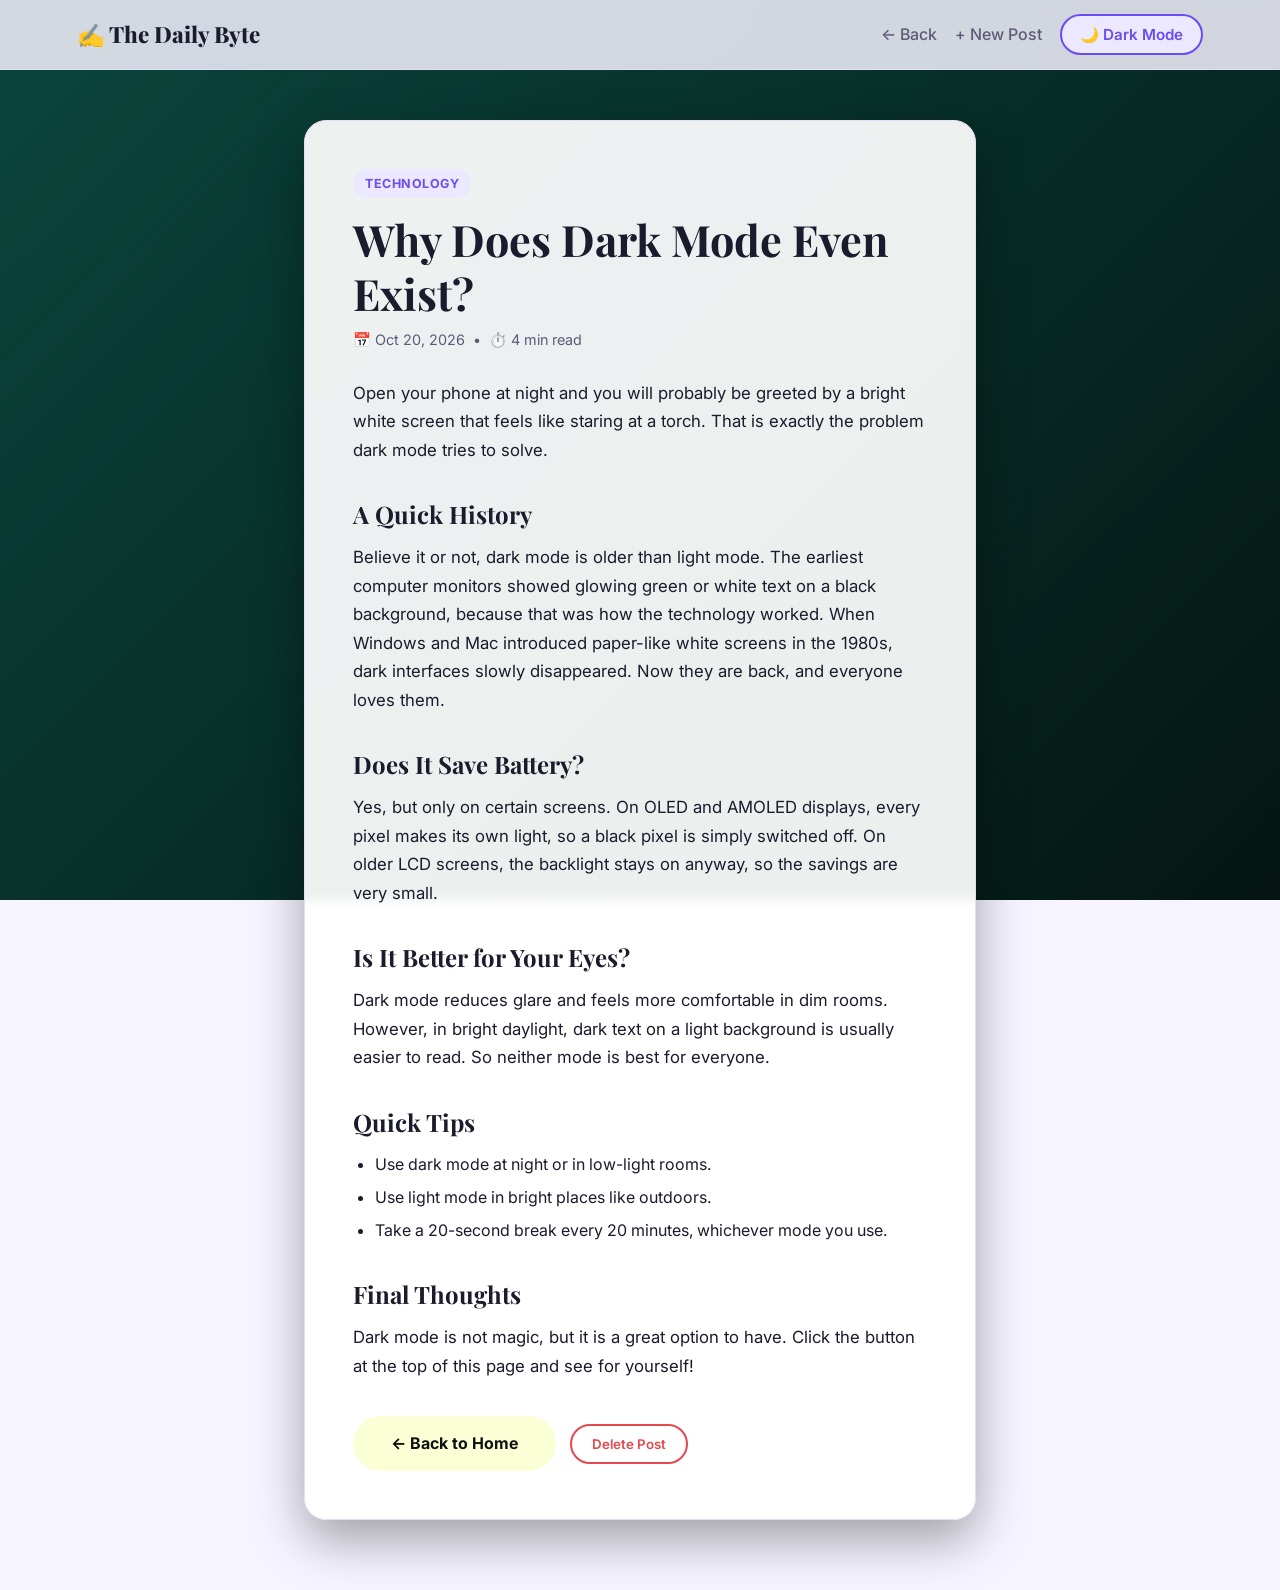
<file: article.html>
<!DOCTYPE html>
<html lang="en">
<head>
  <meta charset="UTF-8">
  <meta name="viewport" content="width=device-width, initial-scale=1.0">
  <title>The Daily Byte | Article</title>
  <link rel="preconnect" href="https://fonts.googleapis.com">
  <link rel="preconnect" href="https://fonts.gstatic.com" crossorigin>
  <link href="https://fonts.googleapis.com/css2?family=Inter:wght@400;500;700&family=Playfair+Display:wght@600;700;800&display=swap" rel="stylesheet">
  <link rel="stylesheet" href="style.css">
  <script>
    try {
      if (localStorage.getItem('theme') === 'dark') {
        document.documentElement.classList.add('dark');
      }
    } catch (e) {}
  </script>
</head>
<body>

  <div id="bg-layer"></div>

  <header class="navbar">
    <a href="index.html" class="logo">✍️ The Daily Byte</a>
    <nav>
      <a href="index.html" class="nav-link">← Back</a>
      <a href="new.html" class="nav-link">+ New Post</a>
      <button id="theme-btn" class="theme-btn" aria-label="Toggle dark mode">🌙 Dark Mode</button>
    </nav>
  </header>

  <main class="post-wrap">
    <article class="post-box" id="post-box"></article>
  </main>

  <script src="script.js"></script>
</body>
</html>
</file>
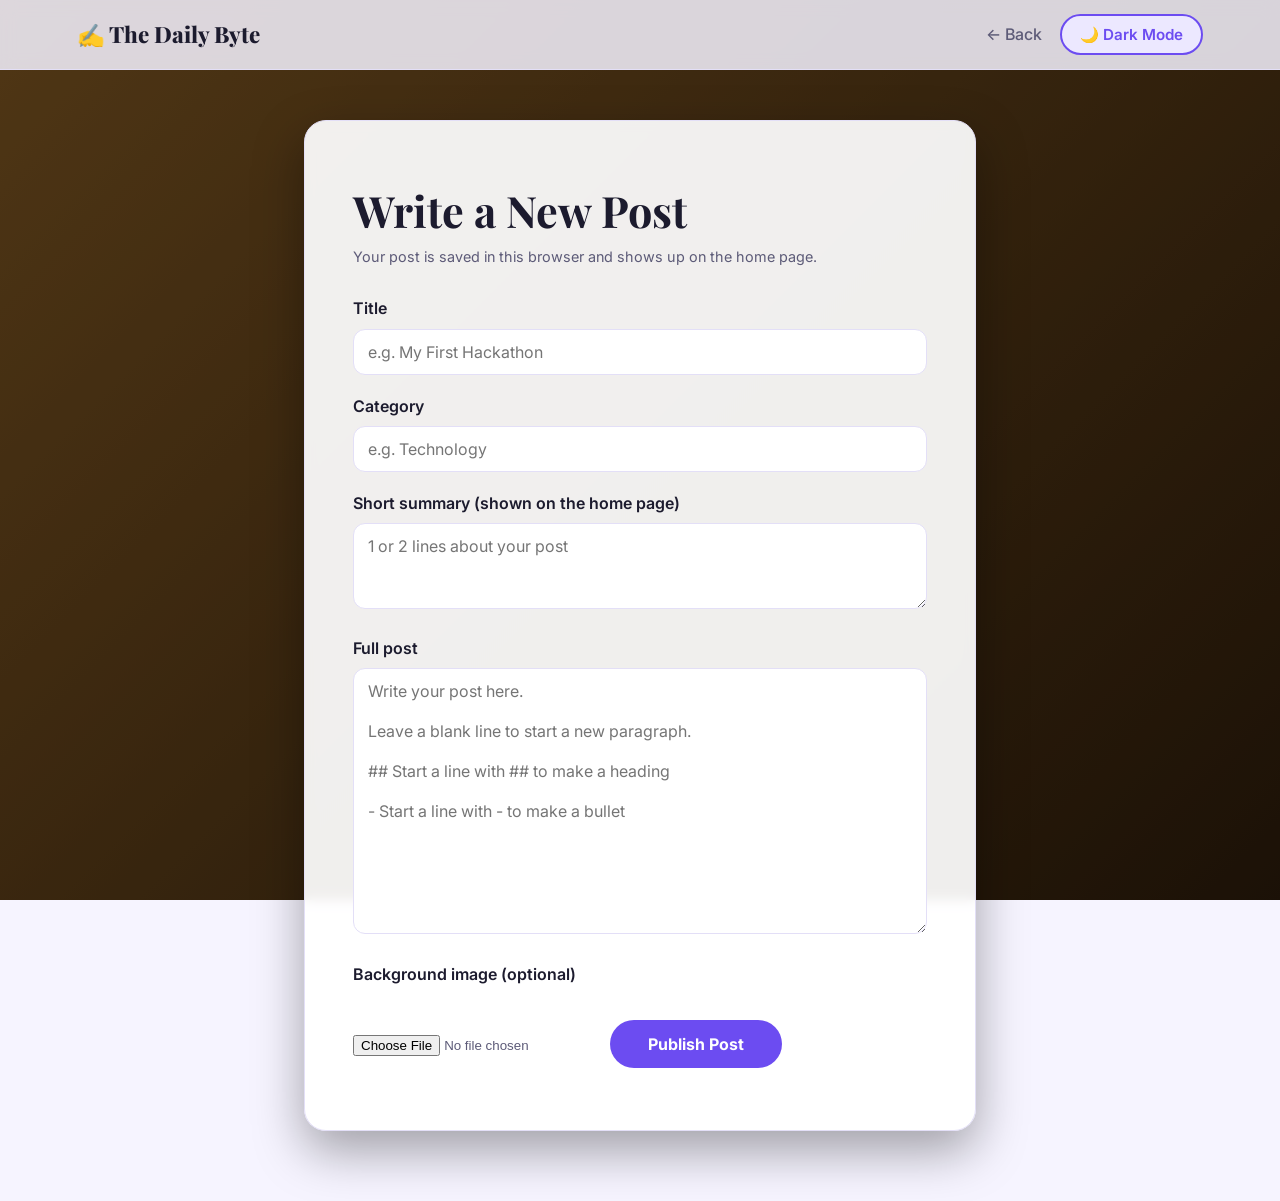
<file: new.html>
<!DOCTYPE html>
<html lang="en">
<head>
  <meta charset="UTF-8">
  <meta name="viewport" content="width=device-width, initial-scale=1.0">
  <title>The Daily Byte | New Post</title>
  <link rel="preconnect" href="https://fonts.googleapis.com">
  <link rel="preconnect" href="https://fonts.gstatic.com" crossorigin>
  <link href="https://fonts.googleapis.com/css2?family=Inter:wght@400;500;700&family=Playfair+Display:wght@600;700;800&display=swap" rel="stylesheet">
  <link rel="stylesheet" href="style.css">
  <script>
    try {
      if (localStorage.getItem('theme') === 'dark') {
        document.documentElement.classList.add('dark');
      }
    } catch (e) {}
  </script>
</head>
<body>

  <div id="bg-layer"></div>

  <header class="navbar">
    <a href="index.html" class="logo">✍️ The Daily Byte</a>
    <nav>
      <a href="index.html" class="nav-link">← Back</a>
      <button id="theme-btn" class="theme-btn" aria-label="Toggle dark mode">🌙 Dark Mode</button>
    </nav>
  </header>

  <main class="post-wrap">
    <section class="post-box">
      <h1>Write a New Post</h1>
      <p class="meta">Your post is saved in this browser and shows up on the home page.</p>

      <form id="post-form">
        <label for="title">Title</label>
        <input type="text" id="title" placeholder="e.g. My First Hackathon" required>

        <label for="category">Category</label>
        <input type="text" id="category" placeholder="e.g. Technology" required>

        <label for="summary">Short summary (shown on the home page)</label>
        <textarea id="summary" rows="3" placeholder="1 or 2 lines about your post" required></textarea>

        <label for="content">Full post</label>
        <textarea id="content" rows="12" placeholder="Write your post here.&#10;&#10;Leave a blank line to start a new paragraph.&#10;&#10;## Start a line with ## to make a heading&#10;&#10;- Start a line with - to make a bullet" required></textarea>

        <label for="image">Background image (optional)</label>
        <input type="file" id="image" accept="image/*">
        <img id="preview" class="preview" alt="Image preview" hidden>

        <button type="submit" class="pill-btn submit-btn">Publish Post</button>
        <p id="form-msg" class="form-msg"></p>
      </form>
    </section>
  </main>

  <script src="script.js"></script>
</body>
</html>
</file>
<file: style.css>
/* ========== THEME COLORS ========== */
:root {
  --bg: #f6f4ff;
  --text: #1c1b2e;
  --muted: #5d5b78;
  --card: #ffffff;
  --border: #e3dff7;
  --accent: #6c4cf1;
  --accent-soft: #ece8ff;
  --nav: rgba(246, 244, 255, 0.85);
  --box: rgba(255, 255, 255, 0.93);
  --overlay: rgba(0, 0, 0, 0.35);
  --shadow: 0 8px 24px rgba(108, 76, 241, 0.15);
}

/* Dark mode: black background, white text */
html.dark {
  --bg: #000000;
  --text: #ffffff;
  --muted: #b8b8cc;
  --card: #0e0e14;
  --border: #2a2a3a;
  --accent: #a78bfa;
  --accent-soft: #1d1733;
  --nav: rgba(0, 0, 0, 0.85);
  --box: rgba(0, 0, 0, 0.88);
  --overlay: rgba(0, 0, 0, 0.75);
  --shadow: 0 8px 24px rgba(167, 139, 250, 0.18);
}

/* ========== BASE ========== */
* { box-sizing: border-box; margin: 0; padding: 0; }

body {
  font-family: 'Inter', system-ui, -apple-system, 'Segoe UI', sans-serif;
  background: var(--bg);
  color: var(--text);
  line-height: 1.7;
  min-height: 100vh;
  transition: background 0.4s ease, color 0.4s ease;
}

[hidden] { display: none !important; }
a { color: inherit; text-decoration: none; }

/* ========== NAVBAR ========== */
.navbar {
  position: sticky;
  top: 0;
  z-index: 10;
  display: flex;
  justify-content: space-between;
  align-items: center;
  padding: 14px 6%;
  background: var(--nav);
  backdrop-filter: blur(8px);
  border-bottom: 1px solid var(--border);
  transition: background 0.4s ease, border-color 0.4s ease;
}
.logo {
  font-family: 'Playfair Display', Georgia, serif;
  font-size: 1.4rem;
  font-weight: 800;
}
.navbar nav { display: flex; align-items: center; gap: 18px; flex-wrap: wrap; }
.nav-link { font-weight: 500; color: var(--muted); transition: color 0.2s; }
.nav-link:hover { color: var(--accent); }

/* ========== DARK MODE BUTTON ========== */
.theme-btn {
  font-family: inherit;
  font-size: 0.95rem;
  font-weight: 600;
  padding: 9px 18px;
  border-radius: 999px;
  border: 2px solid var(--accent);
  background: var(--accent-soft);
  color: var(--accent);
  cursor: pointer;
  transition: all 0.25s ease;
}
.theme-btn:hover { background: var(--accent); color: #fff; transform: translateY(-2px); }

/* ========== PILL BUTTON ========== */
.pill-btn {
  display: inline-block;
  font-family: inherit;
  font-size: 1rem;
  font-weight: 700;
  padding: 14px 38px;
  border-radius: 999px;
  border: none;
  background: #fbffd6;
  color: #111;
  cursor: pointer;
  transition: transform 0.2s ease, box-shadow 0.2s ease;
}
.pill-btn:hover { transform: translateY(-3px); box-shadow: 0 8px 20px rgba(0, 0, 0, 0.3); }

/* ========== HERO (home banner) ========== */
.hero {
  min-height: 78vh;
  display: flex;
  flex-direction: column;
  justify-content: center;
  align-items: flex-start;
  gap: 18px;
  padding: 60px 8%;
  color: #fff;
  background:
    linear-gradient(90deg, rgba(20, 12, 4, 0.7), rgba(20, 12, 4, 0.15)),
    url('hero.jpg') center / cover no-repeat,
    linear-gradient(135deg, #7a5320, #2a1a0a);
}
.hero h1 {
  font-family: 'Playfair Display', Georgia, serif;
  font-weight: 600;
  font-size: clamp(2.4rem, 6vw, 4.4rem);
  line-height: 1.1;
  color: #fffbe0;
}
.hero p { font-size: 1.1rem; max-width: 460px; opacity: 0.92; }
.hero .pill-btn { margin-top: 10px; }

/* ========== LAYOUT ========== */
.container { max-width: 1050px; margin: 0 auto; padding: 50px 6% 60px; }
.section-title {
  font-family: 'Playfair Display', Georgia, serif;
  font-size: 1.9rem;
  margin-bottom: 24px;
}
.grid {
  display: grid;
  grid-template-columns: repeat(auto-fit, minmax(300px, 1fr));
  gap: 26px;
}

/* ========== POST CARDS (image as background) ========== */
.post-card {
  position: relative;
  min-height: 360px;
  border-radius: 20px;
  overflow: hidden;
  display: flex;
  align-items: flex-end;
  color: #fff;
  box-shadow: var(--shadow);
}
.post-card .bg {
  position: absolute;
  inset: 0;
  background-size: cover;
  background-position: center;
  transition: transform 0.5s ease;
}
.post-card:hover .bg { transform: scale(1.07); }
.post-card::before {
  content: '';
  position: absolute;
  inset: 0;
  z-index: 1;
  background: linear-gradient(to top, rgba(0, 0, 0, 0.85), rgba(0, 0, 0, 0.15) 70%);
}
.post-card .content { position: relative; z-index: 2; padding: 26px; }
.post-card h3 {
  font-family: 'Playfair Display', Georgia, serif;
  font-size: 1.5rem;
  line-height: 1.3;
  margin: 10px 0 6px;
}
.post-card .meta { font-size: 0.85rem; opacity: 0.8; margin-bottom: 10px; }
.post-card .summary { opacity: 0.92; }
.post-card .tag { background: rgba(255, 255, 255, 0.2); color: #fff; }
.post-card .read-more { color: #fbffd6; }

/* Delete button on each card */
.card-delete {
  position: absolute;
  top: 14px;
  right: 14px;
  z-index: 3;
  font-family: inherit;
  font-size: 0.85rem;
  font-weight: 600;
  padding: 7px 14px;
  border-radius: 999px;
  border: 1.5px solid rgba(255, 255, 255, 0.6);
  background: rgba(0, 0, 0, 0.45);
  color: #fff;
  cursor: pointer;
  backdrop-filter: blur(4px);
  transition: all 0.2s;
}
.card-delete:hover { background: #e5484d; border-color: #e5484d; }

.tag {
  display: inline-block;
  font-size: 0.78rem;
  font-weight: 700;
  letter-spacing: 0.5px;
  text-transform: uppercase;
  padding: 4px 12px;
  border-radius: 999px;
  background: var(--accent-soft);
  color: var(--accent);
}
.read-more {
  display: inline-block;
  margin-top: 14px;
  font-weight: 700;
  color: var(--accent);
  transition: transform 0.2s;
}
.read-more:hover { transform: translateX(5px); }

/* Empty state + restore button (home page) */
.empty-msg {
  grid-column: 1 / -1;
  text-align: center;
  padding: 50px 20px;
  color: var(--muted);
  font-size: 1.1rem;
}
.restore-wrap { text-align: center; margin-top: 30px; }
.restore-btn {
  font-family: inherit;
  font-weight: 600;
  padding: 10px 22px;
  border-radius: 999px;
  border: 2px solid var(--accent);
  background: transparent;
  color: var(--accent);
  cursor: pointer;
  transition: all 0.2s;
}
.restore-btn:hover { background: var(--accent); color: #fff; }

/* ========== FULL-PAGE BACKGROUND (article + new post pages) ========== */
#bg-layer {
  position: fixed;
  inset: 0;
  z-index: -1;
  background-size: cover;
  background-position: center;
  background-image: linear-gradient(135deg, #7a5320, #2a1a0a);
}
#bg-layer::after {
  content: '';
  position: absolute;
  inset: 0;
  background: var(--overlay);
  transition: background 0.4s ease;
}

/* ========== POST BOX ========== */
.post-wrap { max-width: 800px; margin: 0 auto; padding: 50px 5% 70px; }
.post-box {
  background: var(--box);
  color: var(--text);
  border: 1px solid var(--border);
  border-radius: 22px;
  padding: clamp(24px, 5vw, 48px);
  box-shadow: 0 20px 50px rgba(0, 0, 0, 0.35);
  backdrop-filter: blur(6px);
  transition: background 0.4s ease, color 0.4s ease;
}
.post-box h1 {
  font-family: 'Playfair Display', Georgia, serif;
  font-size: clamp(1.9rem, 5vw, 2.7rem);
  line-height: 1.25;
  margin: 14px 0 8px;
}
.post-box .meta { color: var(--muted); font-size: 0.9rem; margin-bottom: 26px; }
.post-box h2 {
  font-family: 'Playfair Display', Georgia, serif;
  font-size: 1.5rem;
  margin: 30px 0 8px;
}
.post-box p { margin-bottom: 14px; font-size: 1.05rem; }
.post-box ul { margin: 0 0 14px 22px; }
.post-box li { margin-bottom: 6px; }

.box-actions { display: flex; gap: 14px; align-items: center; margin-top: 36px; flex-wrap: wrap; }
.delete-btn {
  font-family: inherit;
  font-weight: 600;
  padding: 10px 20px;
  border-radius: 999px;
  border: 2px solid #e5484d;
  background: transparent;
  color: #e5484d;
  cursor: pointer;
  transition: all 0.2s;
}
.delete-btn:hover { background: #e5484d; color: #fff; }

/* ========== FORM ========== */
form label { display: block; font-weight: 600; margin: 18px 0 6px; }
form input[type="text"],
form textarea {
  width: 100%;
  font-family: inherit;
  font-size: 1rem;
  padding: 12px 14px;
  border-radius: 12px;
  border: 1.5px solid var(--border);
  background: var(--card);
  color: var(--text);
  outline: none;
  transition: border-color 0.2s;
}
form input[type="text"]:focus,
form textarea:focus { border-color: var(--accent); }
form input[type="file"] { color: var(--muted); }
.preview { display: block; max-width: 100%; max-height: 220px; margin-top: 12px; border-radius: 12px; }
.submit-btn { margin-top: 26px; background: var(--accent); color: #fff; }
.form-msg { margin-top: 12px; font-weight: 600; color: var(--accent); }

/* ========== FOOTER ========== */
.footer {
  text-align: center;
  padding: 26px 6%;
  color: var(--muted);
  font-size: 0.9rem;
  border-top: 1px solid var(--border);
}

/* ========== MOBILE ========== */
@media (max-width: 520px) {
  .navbar { flex-direction: column; gap: 10px; }
  .hero { padding: 50px 6%; }
}
</file>
